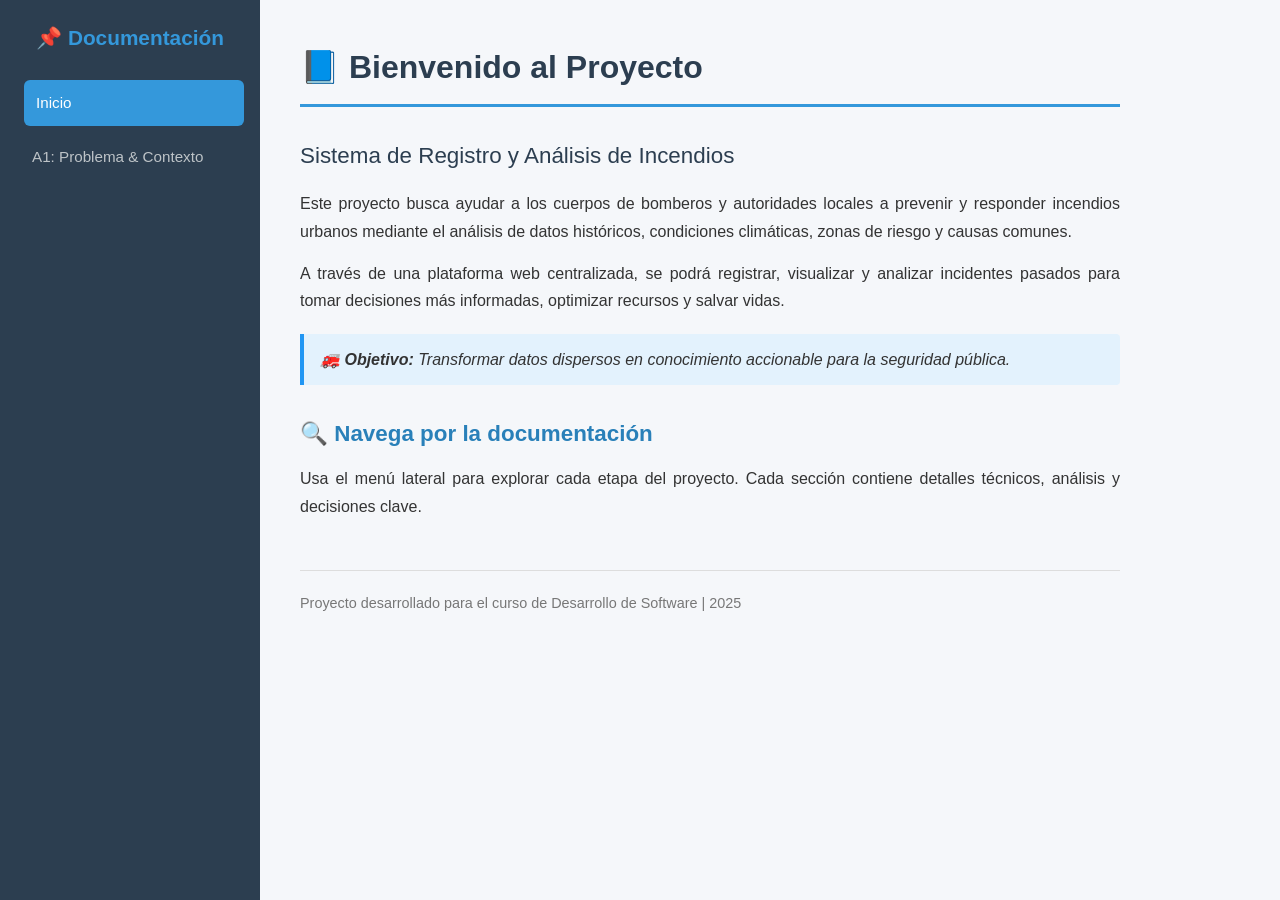
<file: index.html>
<!DOCTYPE html>
<html lang="es">
<head>
  <meta charset="UTF-8" />
  <meta name="viewport" content="width=device-width, initial-scale=1.0"/>
  <title>Sistema de Incendios - Documentación</title>
  <link rel="stylesheet" href="estilo.css" />
</head>
<body>
  <div class="container">
    <!-- Menú Lateral -->
    <nav class="sidebar">
      <h2>📌 Documentación</h2>
      <ul>
        <li><a href="index.html" class="active">Inicio</a></li>
        <li><a href="a1-problema.html">A1: Problema & Contexto</a></li>
      </ul>
    </nav>

    <!-- Contenido Principal -->
    <main class="content">
      <header class="welcome">
        <h1>📘 Bienvenido al Proyecto</h1>
        <h2>Sistema de Registro y Análisis de Incendios</h2>
        <p>
          Este proyecto busca ayudar a los cuerpos de bomberos y autoridades locales a prevenir y responder incendios urbanos mediante el análisis de datos históricos, condiciones climáticas, zonas de riesgo y causas comunes.
        </p>
        <p>
          A través de una plataforma web centralizada, se podrá registrar, visualizar y analizar incidentes pasados para tomar decisiones más informadas, optimizar recursos y salvar vidas.
        </p>
        <div class="highlight">
          🚒 <strong>Objetivo:</strong> Transformar datos dispersos en conocimiento accionable para la seguridad pública.
        </div>
      </header>

      <section class="navigation">
        <h2>🔍 Navega por la documentación</h2>
        <p>
          Usa el menú lateral para explorar cada etapa del proyecto. Cada sección contiene detalles técnicos, análisis y decisiones clave.
        </p>
      </section>

      <footer class="footer">
        <p>Proyecto desarrollado para el curso de Desarrollo de Software | 2025</p>
      </footer>
    </main>
  </div>
</body>
</html>
</file>
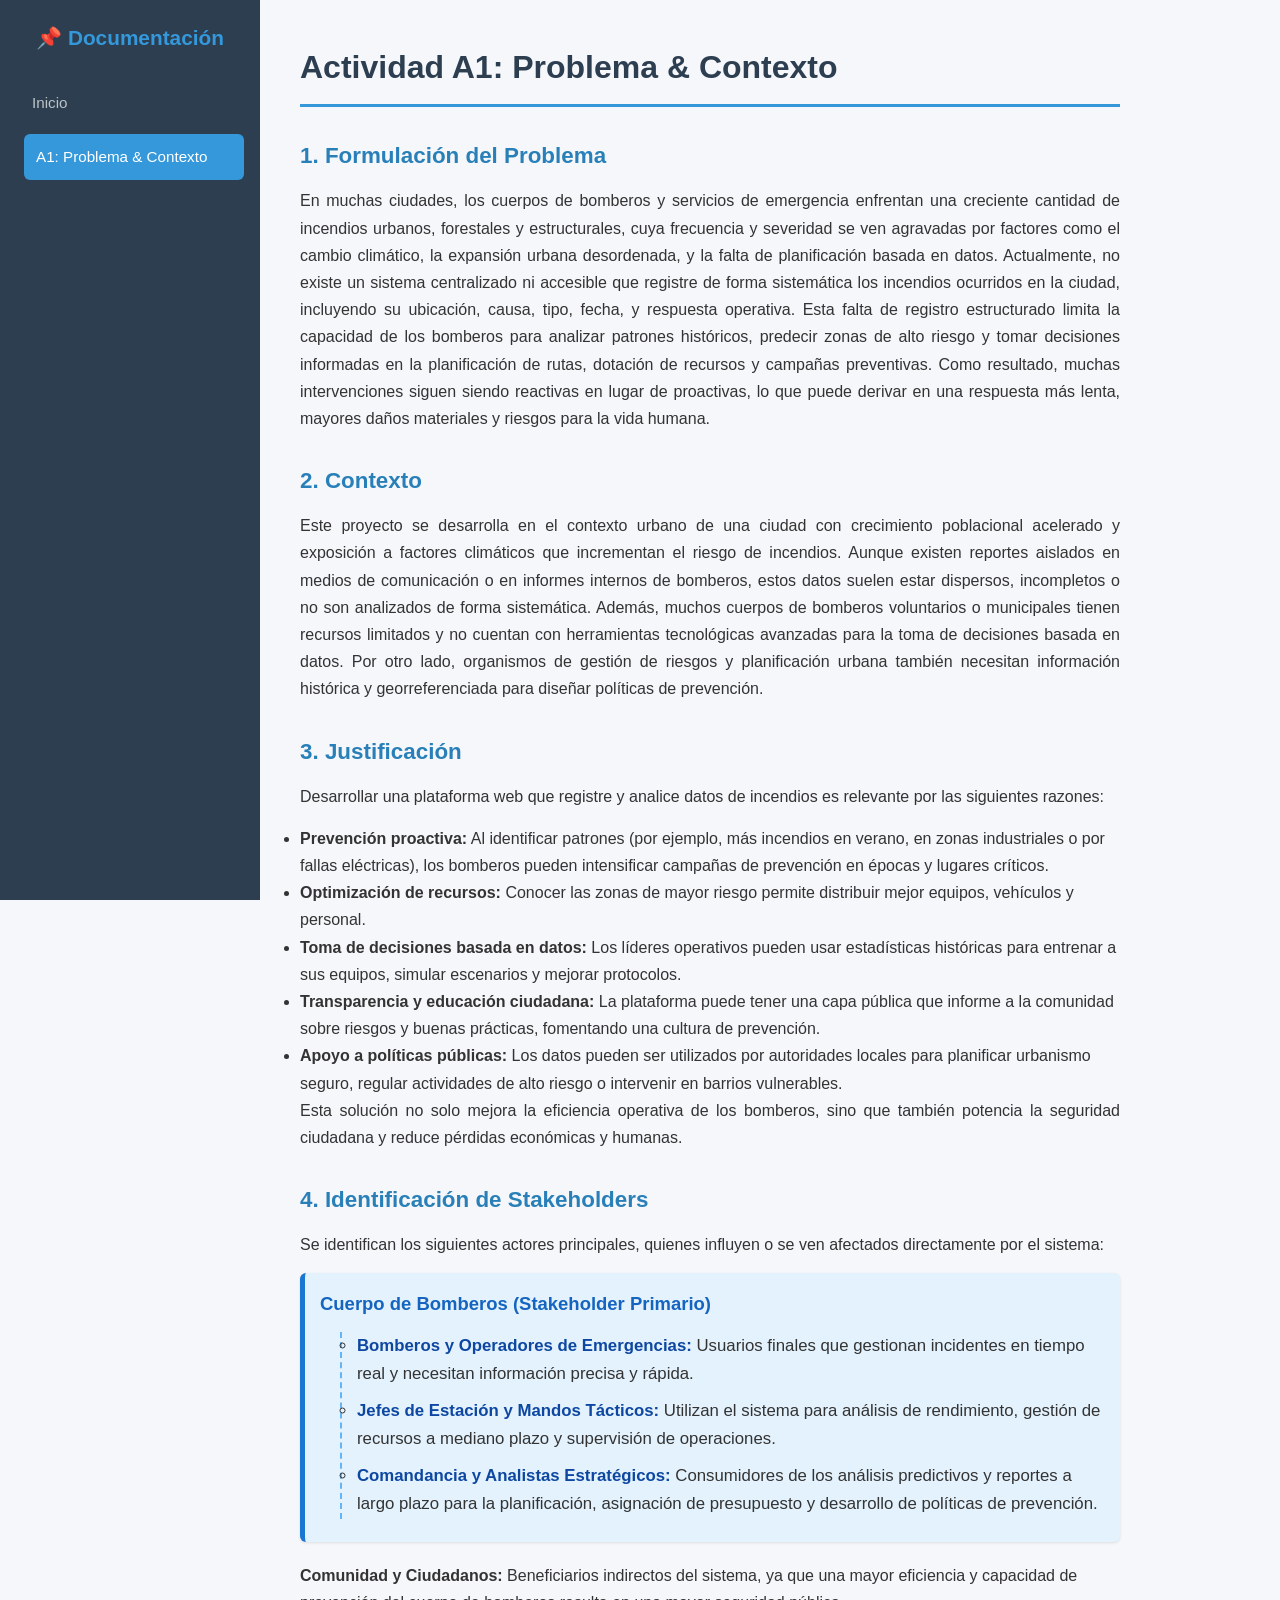
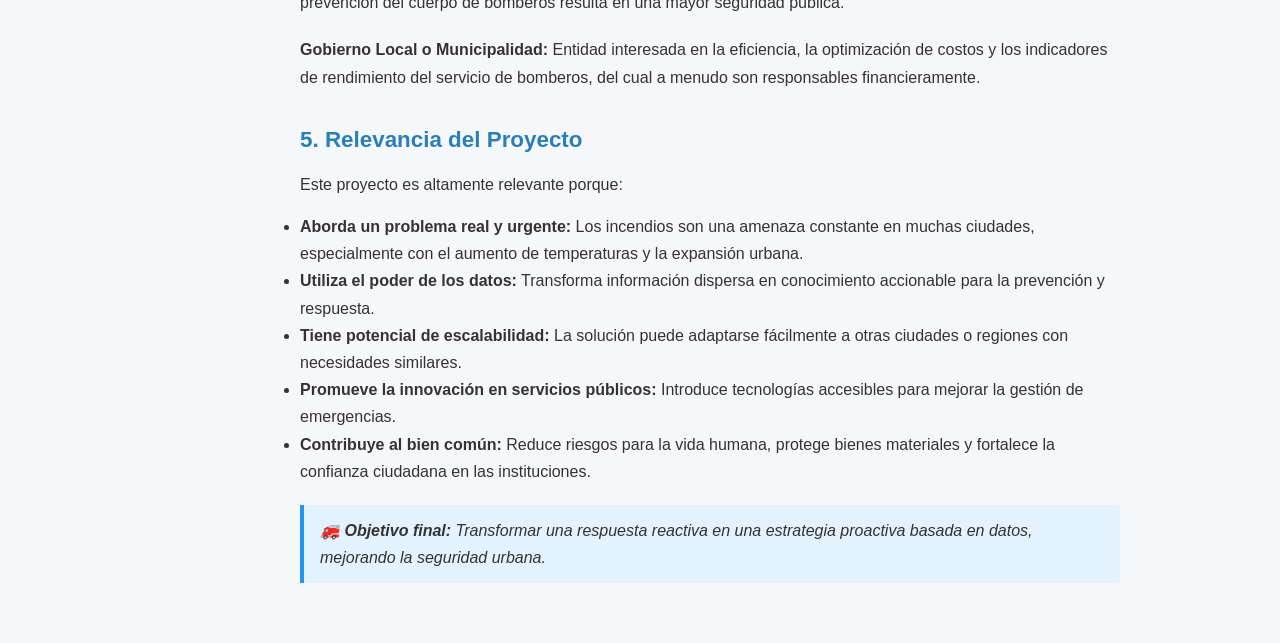
<file: a1-problema.html>
<!DOCTYPE html>
<html lang="es">
<head>
  <meta charset="UTF-8" />
  <meta name="viewport" content="width=device-width, initial-scale=1.0"/>
  <title>A1: Problema & Contexto</title>
  <link rel="stylesheet" href="estilo.css" />
</head>
<body>
  <div class="container">
    <!-- Menú Lateral (igual en todas las páginas) -->
    <nav class="sidebar">
      <h2>📌 Documentación</h2>
      <ul>
        <li><a href="index.html">Inicio</a></li>
        <li><a href="a1-problema.html" class="active">A1: Problema & Contexto</a></li>
      </ul>
    </nav>

    <!-- Contenido de A1 -->
    <main class="content">
      <h1>Actividad A1: Problema & Contexto</h1>

      <section>
        <h2>1. Formulación del Problema</h2>
        <p>En muchas ciudades, los cuerpos de bomberos y servicios de emergencia enfrentan una creciente cantidad de incendios urbanos, forestales y estructurales, cuya frecuencia y severidad se ven agravadas por factores como el cambio climático, la expansión urbana desordenada, y la falta de planificación basada en datos.
          Actualmente, no existe un sistema centralizado ni accesible que registre de forma sistemática los incendios ocurridos en la ciudad, incluyendo su ubicación, causa, tipo, fecha, y respuesta operativa. Esta falta de registro estructurado limita la capacidad de los bomberos para analizar patrones históricos, predecir zonas de alto riesgo y tomar decisiones informadas en la planificación de rutas, dotación de recursos y campañas preventivas.
          Como resultado, muchas intervenciones siguen siendo reactivas en lugar de proactivas, lo que puede derivar en una respuesta más lenta, mayores daños materiales y riesgos para la vida humana.</p>
      </section>

      <section>
        <h2>2. Contexto</h2>
        <p>Este proyecto se desarrolla en el contexto urbano de una ciudad con crecimiento poblacional acelerado y exposición a factores climáticos que incrementan el riesgo de incendios. Aunque existen reportes aislados en medios de comunicación o en informes internos de bomberos, estos datos suelen estar dispersos, incompletos o no son analizados de forma sistemática.
          Además, muchos cuerpos de bomberos voluntarios o municipales tienen recursos limitados y no cuentan con herramientas tecnológicas avanzadas para la toma de decisiones basada en datos. Por otro lado, organismos de gestión de riesgos y planificación urbana también necesitan información histórica y georreferenciada para diseñar políticas de prevención.</p>
      </section>

      <section>
        <h2>3. Justificación</h2>
        <p>
          Desarrollar una plataforma web que registre y analice datos de incendios es relevante por las siguientes razones:
        </p>
        <ul>
          <li>
            <strong>Prevención proactiva:</strong> 
            Al identificar patrones (por ejemplo, más incendios en verano, en zonas industriales o por fallas eléctricas), 
            los bomberos pueden intensificar campañas de prevención en épocas y lugares críticos.
          </li>
          <li>
            <strong>Optimización de recursos:</strong> 
            Conocer las zonas de mayor riesgo permite distribuir mejor equipos, vehículos y personal.
          </li>
          <li>
            <strong>Toma de decisiones basada en datos:</strong> 
            Los líderes operativos pueden usar estadísticas históricas para entrenar a sus equipos, 
            simular escenarios y mejorar protocolos.
          </li>
          <li>
            <strong>Transparencia y educación ciudadana:</strong> 
            La plataforma puede tener una capa pública que informe a la comunidad sobre riesgos y buenas prácticas, 
            fomentando una cultura de prevención.
          </li>
          <li>
            <strong>Apoyo a políticas públicas:</strong> 
            Los datos pueden ser utilizados por autoridades locales para planificar urbanismo seguro, 
            regular actividades de alto riesgo o intervenir en barrios vulnerables.
          </li>
        </ul>
        <p>
          Esta solución no solo mejora la eficiencia operativa de los bomberos, 
          sino que también potencia la seguridad ciudadana y reduce pérdidas económicas y humanas.
        </p>
      </section>

      <section>
        <h2>4. Identificación de Stakeholders</h2>
        <p>
          Se identifican los siguientes actores principales, quienes influyen o se ven afectados directamente por el sistema:
        </p>
      
        <ul class="stakeholders-list">
          <!-- Cuerpo de Bomberos - Destacado -->
          <li class="stakeholder-primary">
            <strong>Cuerpo de Bomberos (Stakeholder Primario)</strong>
            <ul class="roles-list">
              <li>
                <strong>Bomberos y Operadores de Emergencias:</strong> 
                Usuarios finales que gestionan incidentes en tiempo real y necesitan información precisa y rápida.
              </li>
              <li>
                <strong>Jefes de Estación y Mandos Tácticos:</strong> 
                Utilizan el sistema para análisis de rendimiento, gestión de recursos a mediano plazo y supervisión de operaciones.
              </li>
              <li>
                <strong>Comandancia y Analistas Estratégicos:</strong> 
                Consumidores de los análisis predictivos y reportes a largo plazo para la planificación, asignación de presupuesto y desarrollo de políticas de prevención.
              </li>
            </ul>
          </li>
      
          <!-- Comunidad y Ciudadanos -->
          <li>
            <strong>Comunidad y Ciudadanos:</strong> 
            Beneficiarios indirectos del sistema, ya que una mayor eficiencia y capacidad de prevención del cuerpo de bomberos resulta en una mayor seguridad pública.
          </li>
      
          <!-- Gobierno Local -->
          <li>
            <strong>Gobierno Local o Municipalidad:</strong> 
            Entidad interesada en la eficiencia, la optimización de costos y los indicadores de rendimiento del servicio de bomberos, del cual a menudo son responsables financieramente.
          </li>
        </ul>
      </section>

      <section>
        <h2>5. Relevancia del Proyecto</h2>
        <p>
          Este proyecto es altamente relevante porque:
        </p>
        <ul>
          <li>
            <strong>Aborda un problema real y urgente:</strong> 
            Los incendios son una amenaza constante en muchas ciudades, especialmente con el aumento de temperaturas y la expansión urbana.
          </li>
          <li>
            <strong>Utiliza el poder de los datos:</strong> 
            Transforma información dispersa en conocimiento accionable para la prevención y respuesta.
          </li>
          <li>
            <strong>Tiene potencial de escalabilidad:</strong> 
            La solución puede adaptarse fácilmente a otras ciudades o regiones con necesidades similares.
          </li>
          <li>
            <strong>Promueve la innovación en servicios públicos:</strong> 
            Introduce tecnologías accesibles para mejorar la gestión de emergencias.
          </li>
          <li>
            <strong>Contribuye al bien común:</strong> 
            Reduce riesgos para la vida humana, protege bienes materiales y fortalece la confianza ciudadana en las instituciones.
          </li>
        </ul>
        <div class="highlight">
          🚒 <strong>Objetivo final:</strong> 
          Transformar una respuesta reactiva en una estrategia proactiva basada en datos, mejorando la seguridad urbana.
        </div>
      </section>
    </main>
  </div>
</body>
</html>
</file>
<file: estilo.css>
/* estilo.css */
* {
  margin: 0;
  padding: 0;
  box-sizing: border-box;
}

body {
  font-family: 'Segoe UI', Tahoma, Geneva, Verdana, sans-serif;
  background-color: #f5f7fa;
  color: #333;
  line-height: 1.7;
}

.container {
  display: flex;
  min-height: 100vh;
}

/* Menú Lateral */
.sidebar {
  width: 260px;
  background: #2c3e50;
  color: #ecf0f1;
  padding: 20px;
  position: fixed;
  height: 100%;
  overflow-y: auto;
}

.sidebar h2 {
  text-align: center;
  margin-bottom: 25px;
  font-size: 1.3em;
  color: #3498db;
}

.sidebar ul {
  list-style: none;
}

.sidebar ul li {
  margin: 8px 0;
}

.sidebar ul li a {
  color: #bdc3c7;
  text-decoration: none;
  font-size: 0.95em;
  display: block;
  padding: 10px 12px;
  border-radius: 6px;
  transition: all 0.3s ease;
}

.sidebar ul li a:hover,
.sidebar ul li a.active {
  background: #3498db;
  color: white;
  transform: translateX(4px);
}

/* Contenido Principal */
.content {
  flex: 1;
  margin-left: 260px;
  padding: 40px;
  max-width: 900px;
}

.content h1 {
  color: #2c3e50;
  margin-bottom: 10px;
  font-size: 2em;
  border-bottom: 3px solid #3498db;
  padding-bottom: 10px;
}

.content h2 {
  color: #2980b9;
  margin: 30px 0 12px;
  font-size: 1.4em;
}

.content p {
  margin-bottom: 15px;
  text-align: justify;
}

.content table {
  margin: 20px 0;
  width: 100%;
  border-collapse: collapse;
  background-color: #fff;
  box-shadow: 0 1px 5px rgba(0,0,0,0.1);
}

.content table th,
.content table td {
  border: 1px solid #ddd;
  padding: 10px;
  text-align: left;
}

.content table th {
  background-color: #3498db;
  color: white;
}

/* Bienvenida */
.welcome h1, .welcome h2 {
  color: #2c3e50;
}
.welcome h2 {
  font-weight: 500;
  margin-bottom: 15px;
}
.highlight {
  background: #e3f2fd;
  border-left: 4px solid #2196f3;
  padding: 12px 16px;
  margin: 20px 0;
  font-style: italic;
  border-radius: 0 4px 4px 0;
}

/* Progreso */
.overview ul {
  margin: 15px 0;
  padding-left: 20px;
}
.overview li {
  margin: 8px 0;
  color: #555;
}

/* Footer */
.footer {
  margin-top: 50px;
  padding-top: 20px;
  border-top: 1px solid #ddd;
  color: #777;
  font-size: 0.9em;
  text-align: center;
}

/* Responsive */
@media (max-width: 768px) {
  .sidebar {
    width: 200px;
  }
  .content {
    margin-left: 200px;
    padding: 20px;
  }
}

@media (max-width: 480px) {
  .sidebar {
    width: 100%;
    position: relative;
    height: auto;
    padding: 10px;
  }
  .content {
    margin-left: 0;
    padding: 15px;
  }
  .welcome h1 { font-size: 1.5em; }
}

/* Estilo para la lista de stakeholders */
.stakeholders-list {
  list-style: none;
  padding-left: 0;
}

.stakeholders-list li {
  margin-bottom: 20px;
}

/* Destacado para el stakeholder primario */
.stakeholder-primary {
  background: #e3f2fd;
  border-left: 5px solid #1976d2;
  padding: 15px;
  border-radius: 6px;
  box-shadow: 0 1px 3px rgba(0,0,0,0.1);
  font-size: 1.05em;
}

.stakeholder-primary > strong {
  color: #1565c0;
  display: block;
  margin-bottom: 12px;
  font-size: 1.1em;
}

/* Sublista: roles dentro del cuerpo de bomberos */
.roles-list {
  margin: 10px 0 0 20px;
  padding-left: 15px;
  border-left: 2px dashed #64b5f6;
}

.roles-list li {
  margin: 8px 0;
  color: #333;
}

.roles-list li strong {
  color: #0d47a1;
}
</file>
